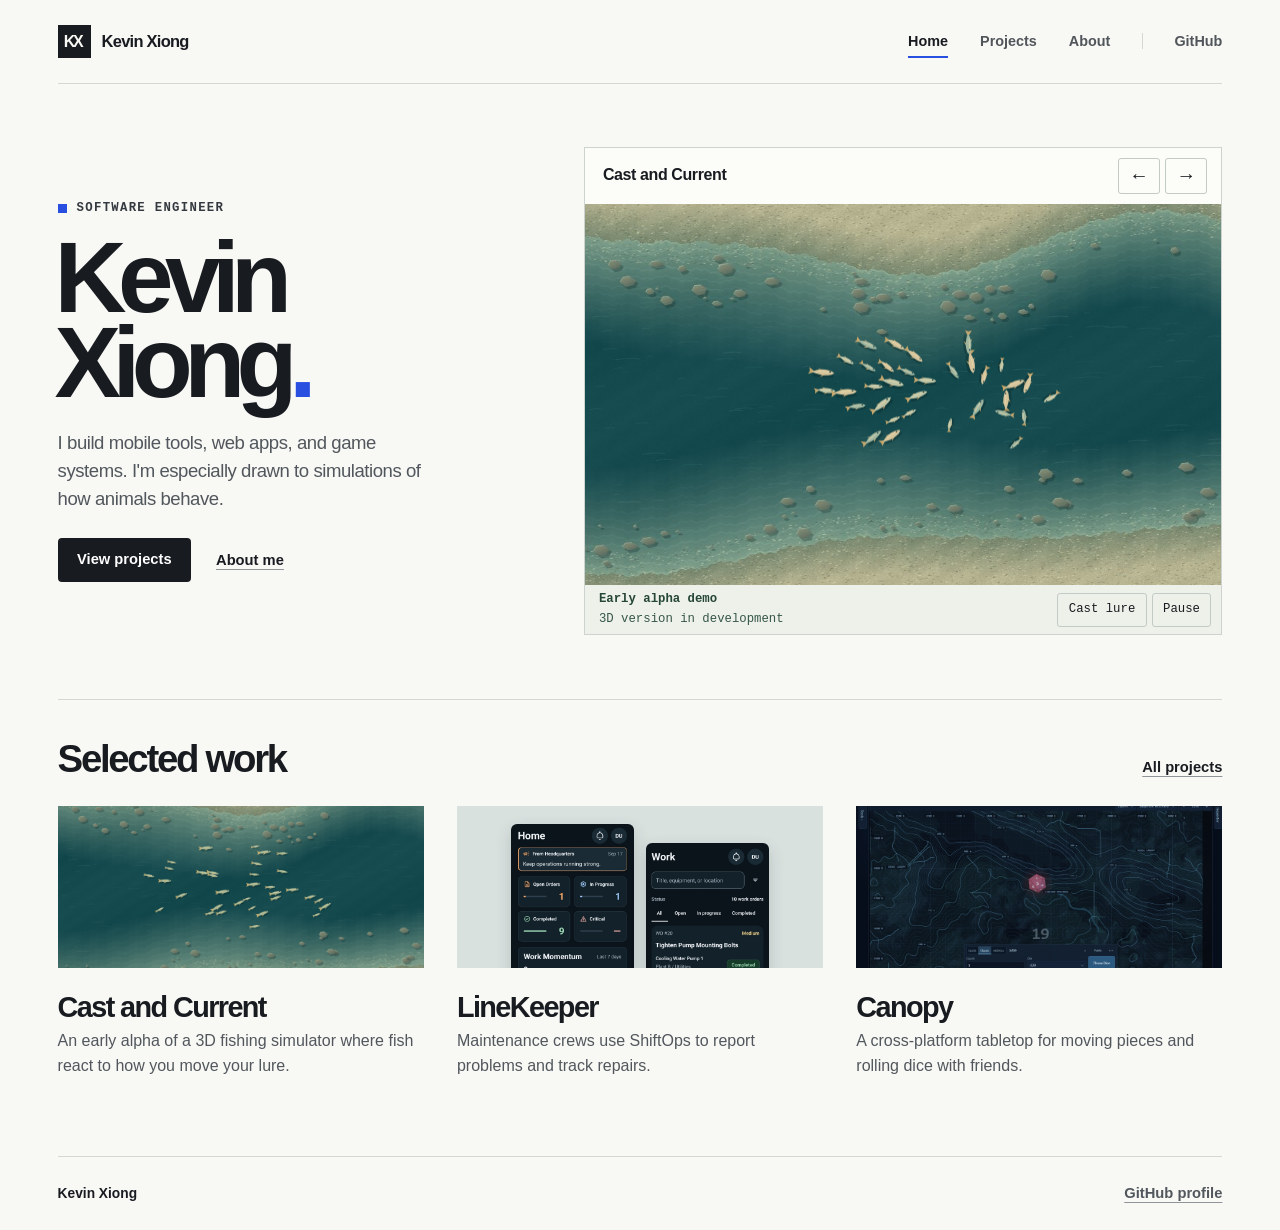
<file: index.html>
<!doctype html>
<html lang="en">
<head>
  <meta charset="utf-8">
  <meta name="viewport" content="width=device-width, initial-scale=1">
  <meta name="theme-color" content="#f8f8f5">
  <meta name="description" content="Kevin Xiong builds mobile tools, web apps, and game systems, with a special interest in simulating animal behavior.">
  <title>Kevin Xiong | Software Engineer</title>
  <link rel="icon" href="assets/favicon.png" type="image/png">
  <link rel="stylesheet" href="assets/site.css">
  <link rel="stylesheet" href="assets/shiftops.css">
  <link rel="stylesheet" href="assets/showcase.css?v=shoals2">
  <script src="assets/showcase.js" defer></script>
  <script src="assets/school.js?v=shoals2" defer></script>
  <script src="assets/terrain.js" defer></script>
  <script src="visit.js" defer></script>
</head>
<body>
  <a class="skip" href="#main">Skip to content</a>
  <header class="masthead wrap">
    <a class="brand" href="index.html" aria-label="Kevin Xiong, home"><span class="monogram" aria-hidden="true">KX</span><span>Kevin Xiong</span></a>
    <nav aria-label="Main navigation"><a aria-current="page" href="index.html">Home</a><a href="capstone_page.html">Projects</a><a href="hobbies_page.html">About</a><a class="nav-github" href="https://github.com/Thorfinn980">GitHub</a></nav>
  </header>
  <main id="main" class="wrap" tabindex="-1">
    <section class="hero" aria-labelledby="name">
      <div class="hero-copy">
        <p class="eyebrow role"><span class="role-mark" aria-hidden="true"></span>Software engineer</p>
        <h1 id="name">Kevin<br> Xiong<span class="accent">.</span></h1>
        <p class="hero-intro">I build mobile tools, web apps, and game systems. I'm especially drawn to simulations of how animals behave.</p>
        <div class="actions"><a class="button primary" href="capstone_page.html">View projects</a><a class="text-link" href="hobbies_page.html">About me</a></div>
      </div>
      <section class="showcase" aria-label="Interactive project showcase" aria-roledescription="carousel">
        <div class="showcase-heading"><a href="capstone_page.html#cast-and-current" data-slide-title>Cast and Current</a>
          <div class="showcase-nav" hidden><button type="button" data-prev aria-label="Previous showcase project">&#8592;</button><button type="button" data-next aria-label="Next showcase project">&#8594;</button></div>
        </div>
        <div class="show-slide" data-title="Cast and Current" data-link="capstone_page.html#cast-and-current"><figure class="school" data-school aria-label="Cast and Current early alpha fish schooling prototype">
          <div class="school-water">
            <img class="school-poster" src="assets/school-poster.png" width="864" height="540" alt="A school of silver fish in a green river pool between two gravel banks.">
            <img class="school-bed" src="assets/riverbed.jpg" width="864" height="540" loading="lazy" alt="">
            <canvas class="school-fish" role="img" aria-label="Live fish school. Click the water or press Enter to cast a lure."></canvas>
          </div>
          <figcaption><div class="school-caption"><strong>Early alpha demo</strong><span>3D version in development</span></div><div class="school-actions" hidden><button type="button" data-cast>Cast lure</button><button type="button" data-pause>Pause</button></div></figcaption>
        </figure></div>
        <div class="show-slide" data-title="Terrain study" hidden>
      <figure class="terrain" aria-labelledby="terrain-title">
        <figcaption id="terrain-title"><i class="stack-mark" aria-hidden="true"></i>Elevation model</figcaption>
        <img class="terrain-poster" src="assets/terrain.png" width="990" height="693" alt="An indigo mountain ridge in relief, traced with elevation contours.">
        <canvas class="terrain-canvas" aria-label="Rotatable terrain model. Use left and right arrow keys to rotate, or Home to reset." role="img"></canvas>
        <div class="terrain-panel"><span class="terrain-hint">Elevation contours</span><div class="view-switch" role="group" aria-label="Terrain view"><button type="button" data-view="relief" aria-pressed="true">Relief</button><button type="button" data-view="contours" aria-pressed="false">Contours</button></div></div>
      </figure>
        </div>
        <div class="show-slide" data-title="Canopy" data-link="capstone_page.html#canopy" hidden><a class="show-still canopy-still" href="capstone_page.html#canopy"><img loading="lazy" src="assets/canopy-map.jpg" width="1904" height="920" alt="A die on Canopy's contour map."></a></div>
        <div class="show-slide" data-title="LineKeeper" data-link="capstone_page.html#linekeeper" hidden><a class="show-still shift-still" href="capstone_page.html#linekeeper"><img loading="lazy" src="assets/shiftops-home.png" width="792" height="1536" alt="ShiftOps work-order dashboard."><img loading="lazy" src="assets/shiftops-work.png" width="792" height="1536" alt="Work queue with status filters."></a></div>
        <span class="visually-hidden" role="status" data-show-status></span>
      </section>
    </section>
    <section class="selected ruled" aria-labelledby="selected">
      <div class="section-top"><h2 id="selected">Selected work</h2><a class="text-link" href="capstone_page.html">All projects</a></div>
      <div class="card-grid featured-cards">
        <a class="project-card" href="capstone_page.html#cast-and-current"><div class="cover"><img class="canopy-card-photo" src="assets/school-poster.png" width="864" height="540" loading="lazy" alt=""></div><div class="card-copy"><h3>Cast and Current</h3><p>An early alpha of a 3D fishing simulator where fish react to how you move your lure.</p></div></a>
        <a class="project-card" href="capstone_page.html#linekeeper">
  <div class="cover shiftops-cover" aria-hidden="true">
    <img src="assets/shiftops-home.png" width="792" height="1536" loading="lazy" alt="">
    <img src="assets/shiftops-work.png" width="792" height="1536" loading="lazy" alt="">
  </div><div class="card-copy"><h3>LineKeeper</h3><p>Maintenance crews use ShiftOps to report problems and track repairs.</p></div></a>
        <a class="project-card" href="capstone_page.html#canopy">
  <div class="cover"><img class="canopy-card-photo" src="assets/canopy-map.jpg" width="1904" height="920" loading="lazy" alt=""></div><div class="card-copy"><h3>Canopy</h3><p>A cross-platform tabletop for moving pieces and rolling dice with friends.</p></div></a>
      </div>
    </section>
  </main>
  <footer class="footer wrap"><span>Kevin Xiong</span><a href="https://github.com/Thorfinn980">GitHub profile</a></footer>
</body>
</html>
</file>
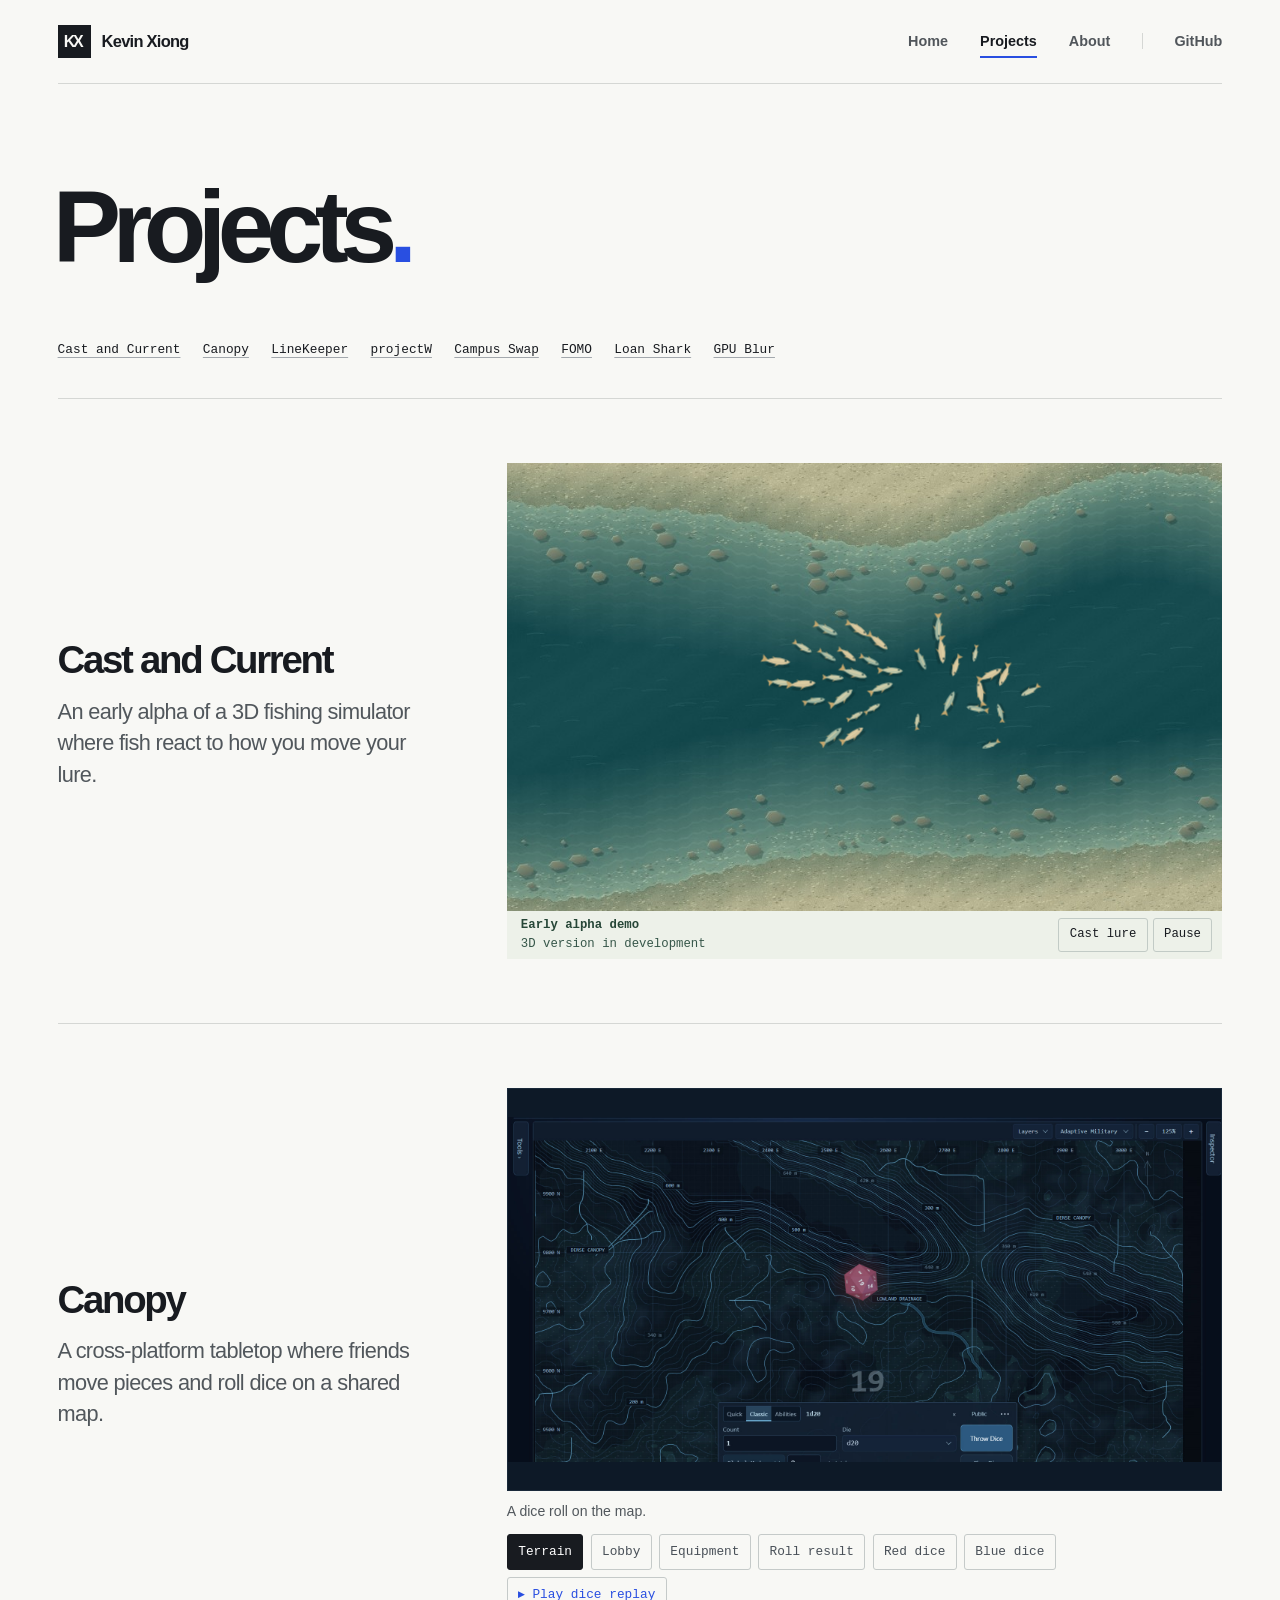
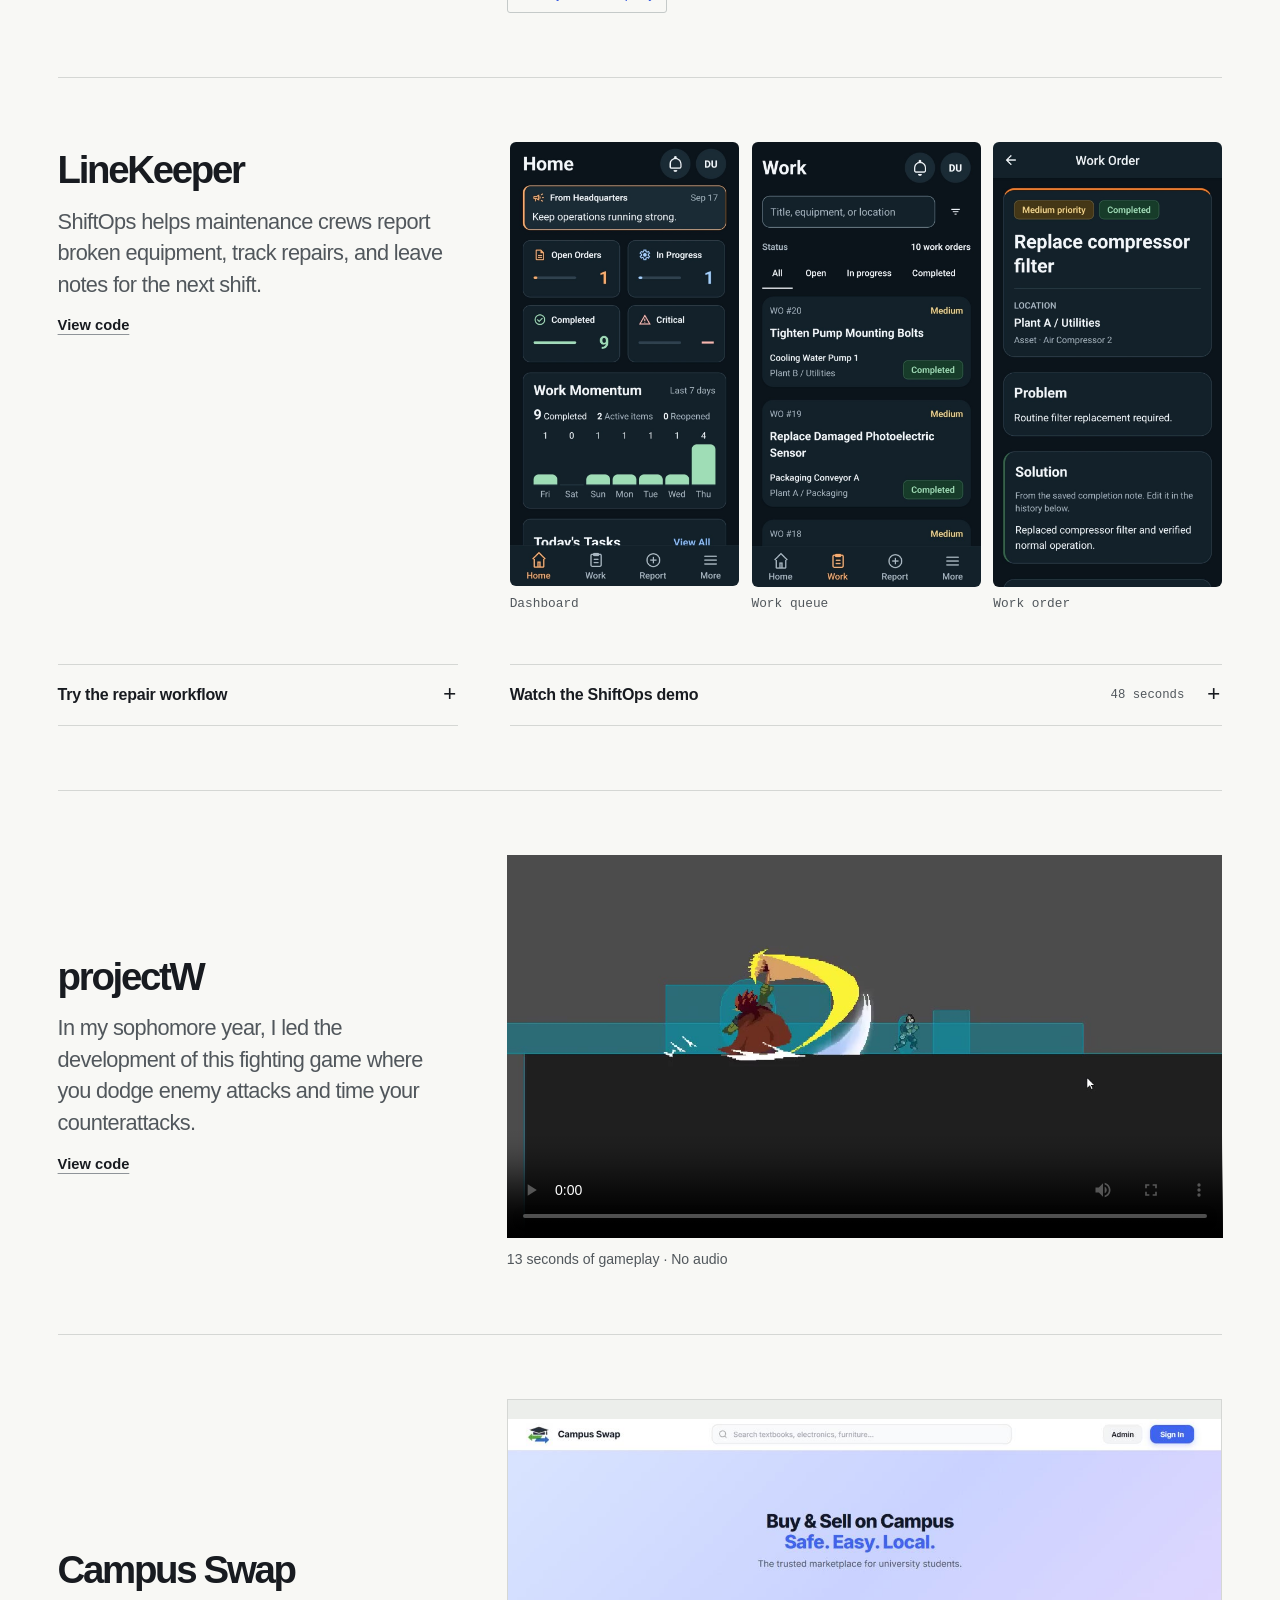
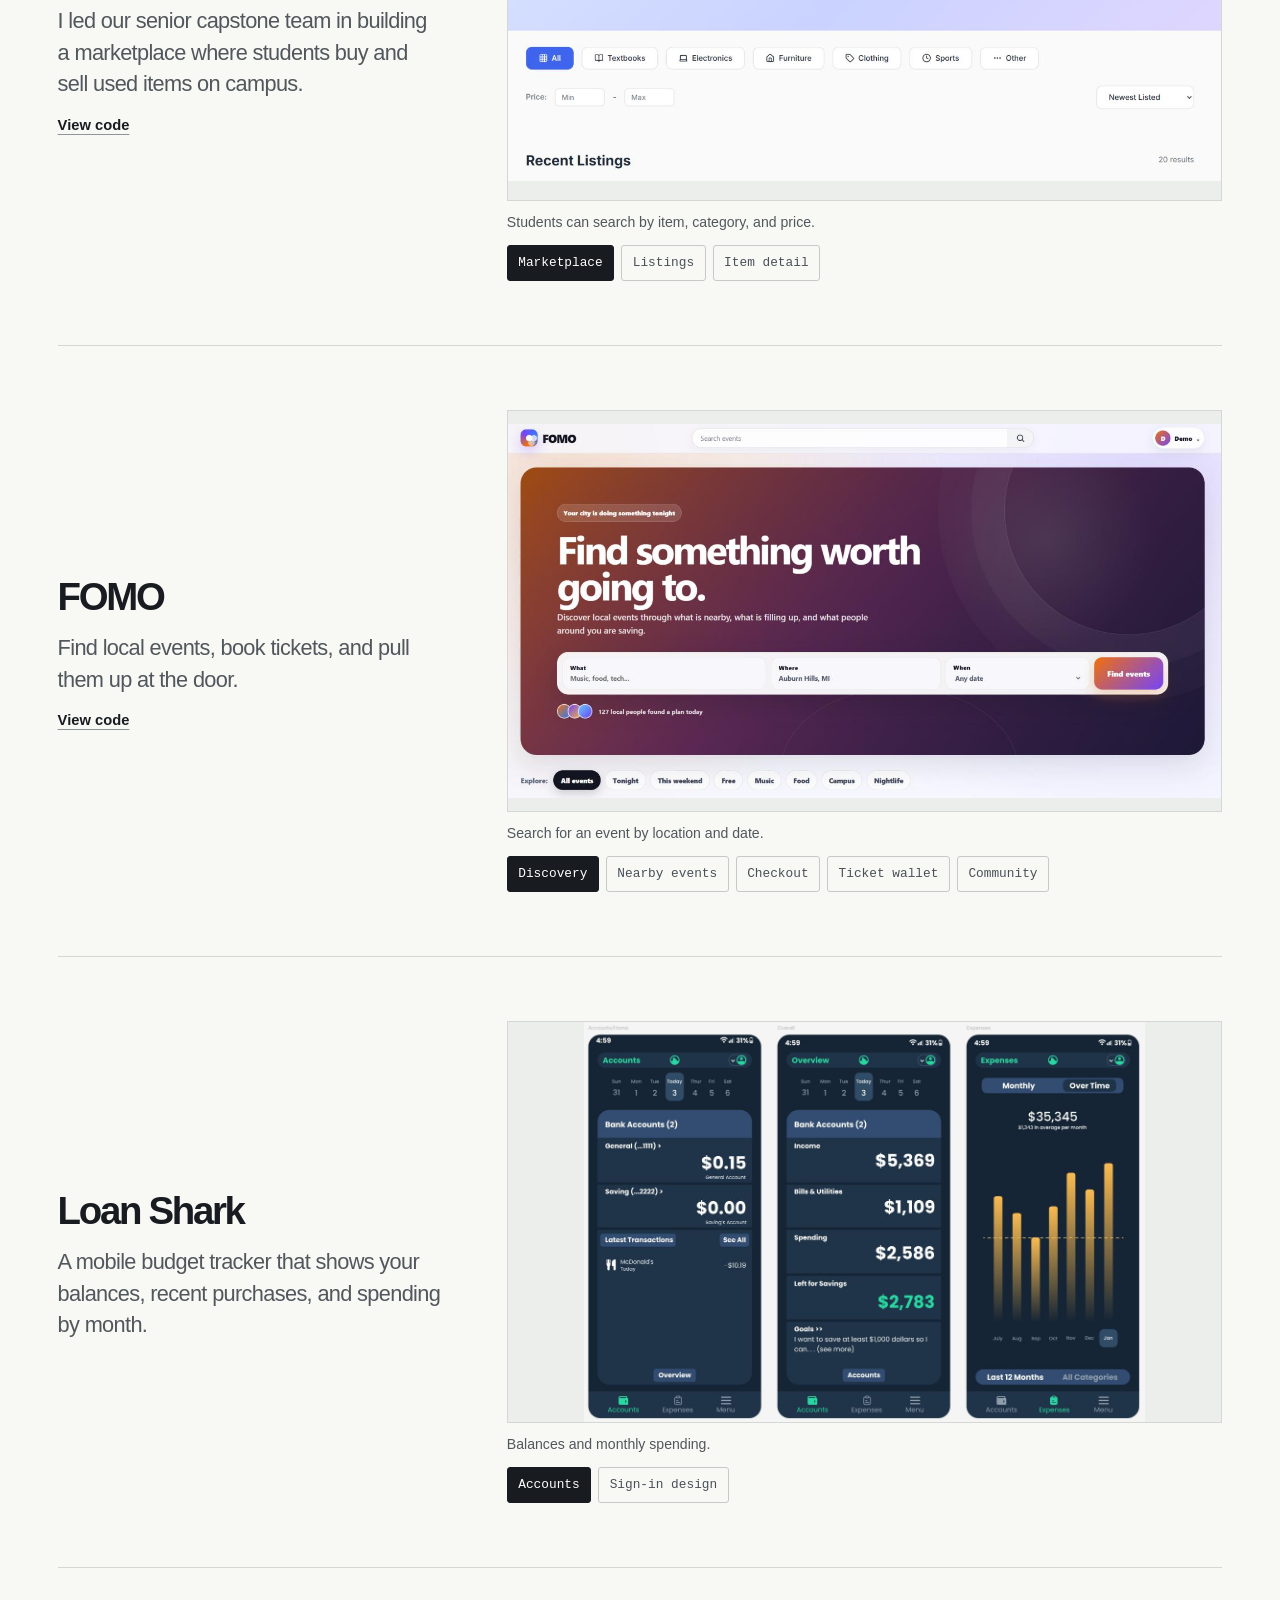
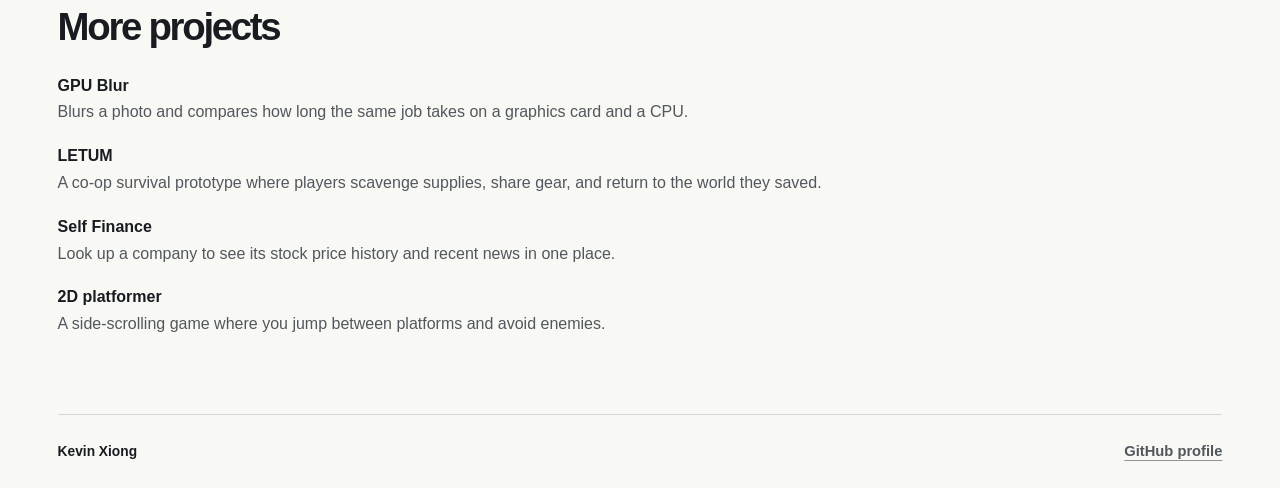
<file: capstone_page.html>
<!doctype html>
<html lang="en">
<head>
  <meta charset="utf-8">
  <meta name="viewport" content="width=device-width, initial-scale=1">
  <meta name="theme-color" content="#f8f8f5">
  <meta name="description" content="Selected software and game development projects by Kevin Xiong, including Canopy, LineKeeper, projectW, and GPU Blur.">
  <title>Projects | Kevin Xiong</title>
  <link rel="icon" href="assets/favicon.png" type="image/png">
  <link rel="stylesheet" href="assets/site.css">
  <link rel="stylesheet" href="assets/project-media.css">
  <link rel="stylesheet" href="assets/shiftops.css">
  <script src="assets/project-media.js" defer></script>
  <link rel="stylesheet" href="assets/showcase.css?v=shoals2">
  <script src="assets/school.js?v=shoals2" defer></script>
  <script src="assets/work-order.js" defer></script>
  <script src="visit.js" defer></script>
</head>
<body>
  <a class="skip" href="#main">Skip to content</a>
  <header class="masthead wrap">
    <a class="brand" href="index.html" aria-label="Kevin Xiong, home"><span class="monogram" aria-hidden="true">KX</span><span>Kevin Xiong</span></a>
    <nav aria-label="Main navigation"><a href="index.html">Home</a><a aria-current="page" href="capstone_page.html">Projects</a><a href="hobbies_page.html">About</a><a class="nav-github" href="https://github.com/Thorfinn980">GitHub</a></nav>
  </header>
  <main id="main" class="wrap" tabindex="-1">
    <header class="page-heading">
      <h1>Projects<span class="accent">.</span></h1>
    </header>
    <div class="project-jumps" role="navigation" aria-label="Jump to a project">
      <a href="#cast-and-current">Cast and Current</a>
      <a href="#canopy">Canopy</a>
      <a href="#linekeeper">LineKeeper</a>
      <a href="#projectw">projectW</a>
      <a href="#campus-swap">Campus Swap</a>
      <a href="#fomo">FOMO</a>
      <a href="#loan-shark">Loan Shark</a>
      <a href="#gpu-blur">GPU Blur</a>
    </div>
    <article id="cast-and-current" class="feature media-feature ruled">
      <div class="feature-copy">
        <h2>Cast and Current</h2>
        <p class="lead">An early alpha of a 3D fishing simulator where fish react to how you move your lure.</p>
      </div>
      <figure class="school" data-school aria-label="Cast and Current early alpha fish schooling prototype">
          <div class="school-water">
            <img class="school-poster" src="assets/school-poster.png" width="864" height="540" alt="A school of silver fish in a green river pool between two gravel banks.">
            <img class="school-bed" src="assets/riverbed.jpg" width="864" height="540" loading="lazy" alt="">
            <canvas class="school-fish" role="img" aria-label="Live fish school. Click the water or press Enter to cast a lure."></canvas>
          </div>
          <figcaption><div class="school-caption"><strong>Early alpha demo</strong><span>3D version in development</span></div><div class="school-actions" hidden><button type="button" data-cast>Cast lure</button><button type="button" data-pause>Pause</button></div></figcaption>
        </figure>

    </article>
    <article id="canopy" class="feature media-feature ruled">
      <div class="feature-copy">
        <h2 id="canopy-fall">Canopy</h2>
        <p class="lead">A cross-platform tabletop where friends move pieces and roll dice on a shared map.</p>
      </div>
      <figure class="gallery" data-gallery aria-label="Canopy gallery">
        <a class="gallery-stage" href="assets/canopy-map.jpg" aria-label="Open full-size image"><img src="assets/canopy-map.jpg" width="1904" height="920" loading="lazy" alt="A red twenty-sided die above blue elevation contours and a lowland drainage channel."></a>
        <figcaption aria-live="polite">A dice roll on the map.</figcaption>
        <div class="gallery-choices" role="group" aria-label="Canopy media">
          <a href="assets/canopy-map.jpg" data-caption="A dice roll on the map." data-alt="A red twenty-sided die above blue elevation contours and a lowland drainage channel." aria-current="true">Terrain</a>
          <a href="assets/canopy-lobby.jpg" data-caption="Create a table or join a game by code." data-alt="Create Game and Join Game forms for the shared tabletop.">Lobby</a>
          <a href="assets/canopy-operator.jpg" data-caption="Equipment, turn order, and dice rolls." data-alt="Operator sheet beside the tactical grid, equipment controls, and shared dice history.">Equipment</a>
          <a href="assets/canopy-roll.jpg" data-caption="Two dice and their total." data-alt="Two green six-sided dice and their total above the tabletop dice tray.">Roll result</a>
          <a href="assets/canopy-dice-red.jpg" data-caption="The red polyhedral dice set." data-alt="Close-up of red polyhedral dice on the grid.">Red dice</a>
          <a href="assets/canopy-dice-blue.jpg" data-caption="The blue polyhedral dice set." data-alt="Close-up of blue dice with numbered faces on the tabletop.">Blue dice</a>
          <a href="assets/canopy-replay.gif" data-caption="Two live dice rolls on the shared table." data-alt="A die rolls across the map, followed by a pair of six-sided dice." class="replay-link">Play dice replay</a>
        </div>
      </figure>

    </article>
    <article id="linekeeper" class="feature ruled shiftops-feature">
      <div class="feature-copy">
        <h2>LineKeeper</h2>
        <p class="lead">ShiftOps helps maintenance crews report broken equipment, track repairs, and leave notes for the next shift.</p>
        <a class="text-link" href="https://github.com/Thorfinn980/Line-Keeper">View code</a>
      </div>
      <div class="shiftops-media">
        <div class="shiftops-screens" role="group" aria-label="ShiftOps app screenshots">
          <figure><a href="assets/shiftops-home.png" aria-label="Open full-size ShiftOps dashboard"><img src="assets/shiftops-home.png" width="792" height="1536" loading="lazy" alt="Home dashboard with work-order counts and a seven-day Work Momentum chart."></a><figcaption>Dashboard</figcaption></figure>
          <figure><a href="assets/shiftops-work.png" aria-label="Open full-size ShiftOps work queue"><img src="assets/shiftops-work.png" width="792" height="1536" loading="lazy" alt="Searchable work queue with status filters, equipment names, locations, and priorities."></a><figcaption>Work queue</figcaption></figure>
          <figure><a href="assets/shiftops-order.png" aria-label="Open full-size ShiftOps work order"><img src="assets/shiftops-order.png" width="792" height="1536" loading="lazy" alt="Completed compressor filter replacement with the original problem and the technician’s solution."></a><figcaption>Work order</figcaption></figure>
        </div>

      </div>
      <div class="shiftops-pair">
      <details class="shiftops-disclosure">
      <summary><span>Try the repair workflow</span></summary>
      <div class="demo" data-demo>
        <div class="demo-top"><span class="demo-brand"><span class="rail-icon" aria-hidden="true"><i></i><i></i><i></i></span>ShiftOps</span><span>Workflow demo</span></div>
        <h3>Conveyor stops intermittently</h3><p class="demo-asset">Packaging Conveyor A &middot; Plant A</p>
        <ol class="workflow" aria-label="Repair stages"><li aria-current="step">Open</li><li>In progress</li><li>Completed</li></ol>
        <p class="demo-status" role="status">The operator reported two unexpected stops.</p>
        <div class="note-area" hidden><label for="note">Completion note</label><textarea id="note" rows="2" maxlength="300" placeholder="What did you fix?"></textarea></div>
        <div class="demo-controls" hidden><button type="button" class="button primary demo-action">Start repair</button><button class="text-link demo-reset" type="button" hidden>Reset demo</button></div>
      </div>
      </details>
        <details class="shiftops-disclosure shiftops-film">
          <summary><span>Watch the ShiftOps demo</span><small>48 seconds</small></summary>
          <video controls playsinline preload="none" width="720" height="1392" poster="assets/shiftops-home.png" aria-label="ShiftOps app walkthrough"><source src="assets/shiftops-demo.mp4" type="video/mp4"><a href="assets/shiftops-demo.mp4">Open the ShiftOps walkthrough</a></video>
          <p>Follow a conveyor repair from the dashboard through the technician’s completion note. Silent recording.</p>
        </details>
      </div>

    </article>
    <article id="projectw" class="feature media-feature ruled">
      <div class="feature-copy">
        <h2>projectW</h2>
        <p class="lead">In my sophomore year, I led the development of this fighting game where you dodge enemy attacks and time your counterattacks.</p>
        <a class="text-link" href="https://github.com/Thorfinn980/ProjectW">View code</a>
      </div>
      <figure class="game-film">
        <video controls playsinline preload="metadata" width="1136" height="608" poster="assets/projectw-poster.jpg" aria-label="projectW gameplay"><source src="assets/projectw-gameplay.mp4" type="video/mp4"><a href="assets/projectw-gameplay.mp4">Watch projectW gameplay</a></video>
        <figcaption>13 seconds of gameplay &middot; No audio</figcaption>
      </figure>

    </article>
    <article id="campus-swap" class="feature media-feature ruled">
      <div class="feature-copy">
        <h2>Campus Swap</h2>
        <p class="lead">I led our senior capstone team in building a marketplace where students buy and sell used items on campus.</p>
        <a class="text-link" href="https://github.com/Thorfinn980/Campus-Swap">View code</a>
      </div>
      <figure class="gallery" data-gallery aria-label="Campus Swap gallery">
        <a class="gallery-stage" href="assets/campus-market.jpg" aria-label="Open full-size image"><img src="assets/campus-market.jpg" width="1280" height="650" loading="lazy" alt="Campus Swap search page with category and price filters."></a>
        <figcaption aria-live="polite">Students can search by item, category, and price.</figcaption>
        <div class="gallery-choices" role="group" aria-label="Campus Swap media">
          <a href="assets/campus-market.jpg" data-caption="Students can search by item, category, and price." data-alt="Campus Swap search page with category and price filters." aria-current="true">Marketplace</a>
          <a href="assets/campus-listings.jpg" data-caption="See the price, seller, and pickup location." data-alt="Four student listings with photos, prices, and pickup locations.">Listings</a>
          <a href="assets/campus-item.jpg" data-caption="Message the seller from a listing." data-alt="Winter coat detail showing its price, seller information, and message button.">Item detail</a>
        </div>
      </figure>

    </article>
    <article id="fomo" class="feature media-feature ruled">
      <div class="feature-copy">
        <h2>FOMO</h2>
        <p class="lead">Find local events, book tickets, and pull them up at the door.</p>
        <a class="text-link" href="https://github.com/Thorfinn980/FOMO">View code</a>
      </div>
      <figure class="gallery" data-gallery aria-label="FOMO gallery">
        <a class="gallery-stage" href="assets/fomo-home.jpg" aria-label="Open full-size image"><img src="assets/fomo-home.jpg" width="1280" height="670" loading="lazy" alt="FOMO home screen with local event search and category filters."></a>
        <figcaption aria-live="polite">Search for an event by location and date.</figcaption>
        <div class="gallery-choices" role="group" aria-label="FOMO media">
          <a href="assets/fomo-home.jpg" data-caption="Search for an event by location and date." data-alt="FOMO home screen with local event search and category filters." aria-current="true">Discovery</a>
          <a href="assets/fomo-events.jpg" data-caption="Local events with dates, distance, and ticket prices." data-alt="Three nearby events with ticket prices and availability.">Nearby events</a>
          <a href="assets/fomo-checkout.jpg" data-caption="Reserve tickets and get a confirmation." data-alt="Ticket reservation form and confirmation for a local demo day.">Checkout</a>
          <a href="assets/fomo-tickets.jpg" data-caption="All your tickets in one place." data-alt="Two event tickets with confirmation codes and venue details.">Ticket wallet</a>
          <a href="assets/fomo-community.jpg" data-caption="The activity feed shows which local events people are saving." data-alt="FOMO community activity, weekend event counts, and organizer tools.">Community</a>
        </div>
      </figure>

    </article>
    <article id="loan-shark" class="feature media-feature ruled">
      <div class="feature-copy">
        <h2>Loan Shark</h2>
        <p class="lead">A mobile budget tracker that shows your balances, recent purchases, and spending by month.</p>
      </div>
      <figure class="gallery" data-gallery aria-label="Loan Shark gallery">
        <a class="gallery-stage" href="assets/loanshark-overview.jpg" aria-label="Open full-size image"><img src="assets/loanshark-overview.jpg" width="1170" height="835" loading="lazy" alt="Loan Shark mobile designs for accounts, monthly totals, and an expense chart."></a>
        <figcaption aria-live="polite">Balances and monthly spending.</figcaption>
        <div class="gallery-choices" role="group" aria-label="Loan Shark media">
          <a href="assets/loanshark-overview.jpg" data-caption="Balances and monthly spending." data-alt="Loan Shark mobile designs for accounts, monthly totals, and an expense chart." aria-current="true">Accounts</a>
          <a href="assets/loanshark-design.jpg" data-caption="The sign-in and account creation designs in Figma." data-alt="Two Loan Shark mobile sign-in designs beside their color palette.">Sign-in design</a>
        </div>
      </figure>

    </article>
    <section class="archive ruled" aria-labelledby="archive-title">
      <div class="section-top"><h2 id="archive-title">More projects</h2></div>
      <dl class="tool-list">
        <div id="gpu-blur"><dt>GPU Blur</dt><dd>Blurs a photo and compares how long the same job takes on a graphics card and a CPU.</dd></div>
        <div id="letum"><dt>LETUM</dt><dd>A co-op survival prototype where players scavenge supplies, share gear, and return to the world they saved.</dd></div>
        <div id="self-finance"><dt>Self Finance</dt><dd>Look up a company to see its stock price history and recent news in one place.</dd></div>
        <div id="platformer"><dt>2D platformer</dt><dd>A side-scrolling game where you jump between platforms and avoid enemies.</dd></div>
      </dl>
    </section>
  </main>
  <footer class="footer wrap"><span>Kevin Xiong</span><a href="https://github.com/Thorfinn980">GitHub profile</a></footer>
</body>
</html>
</file>
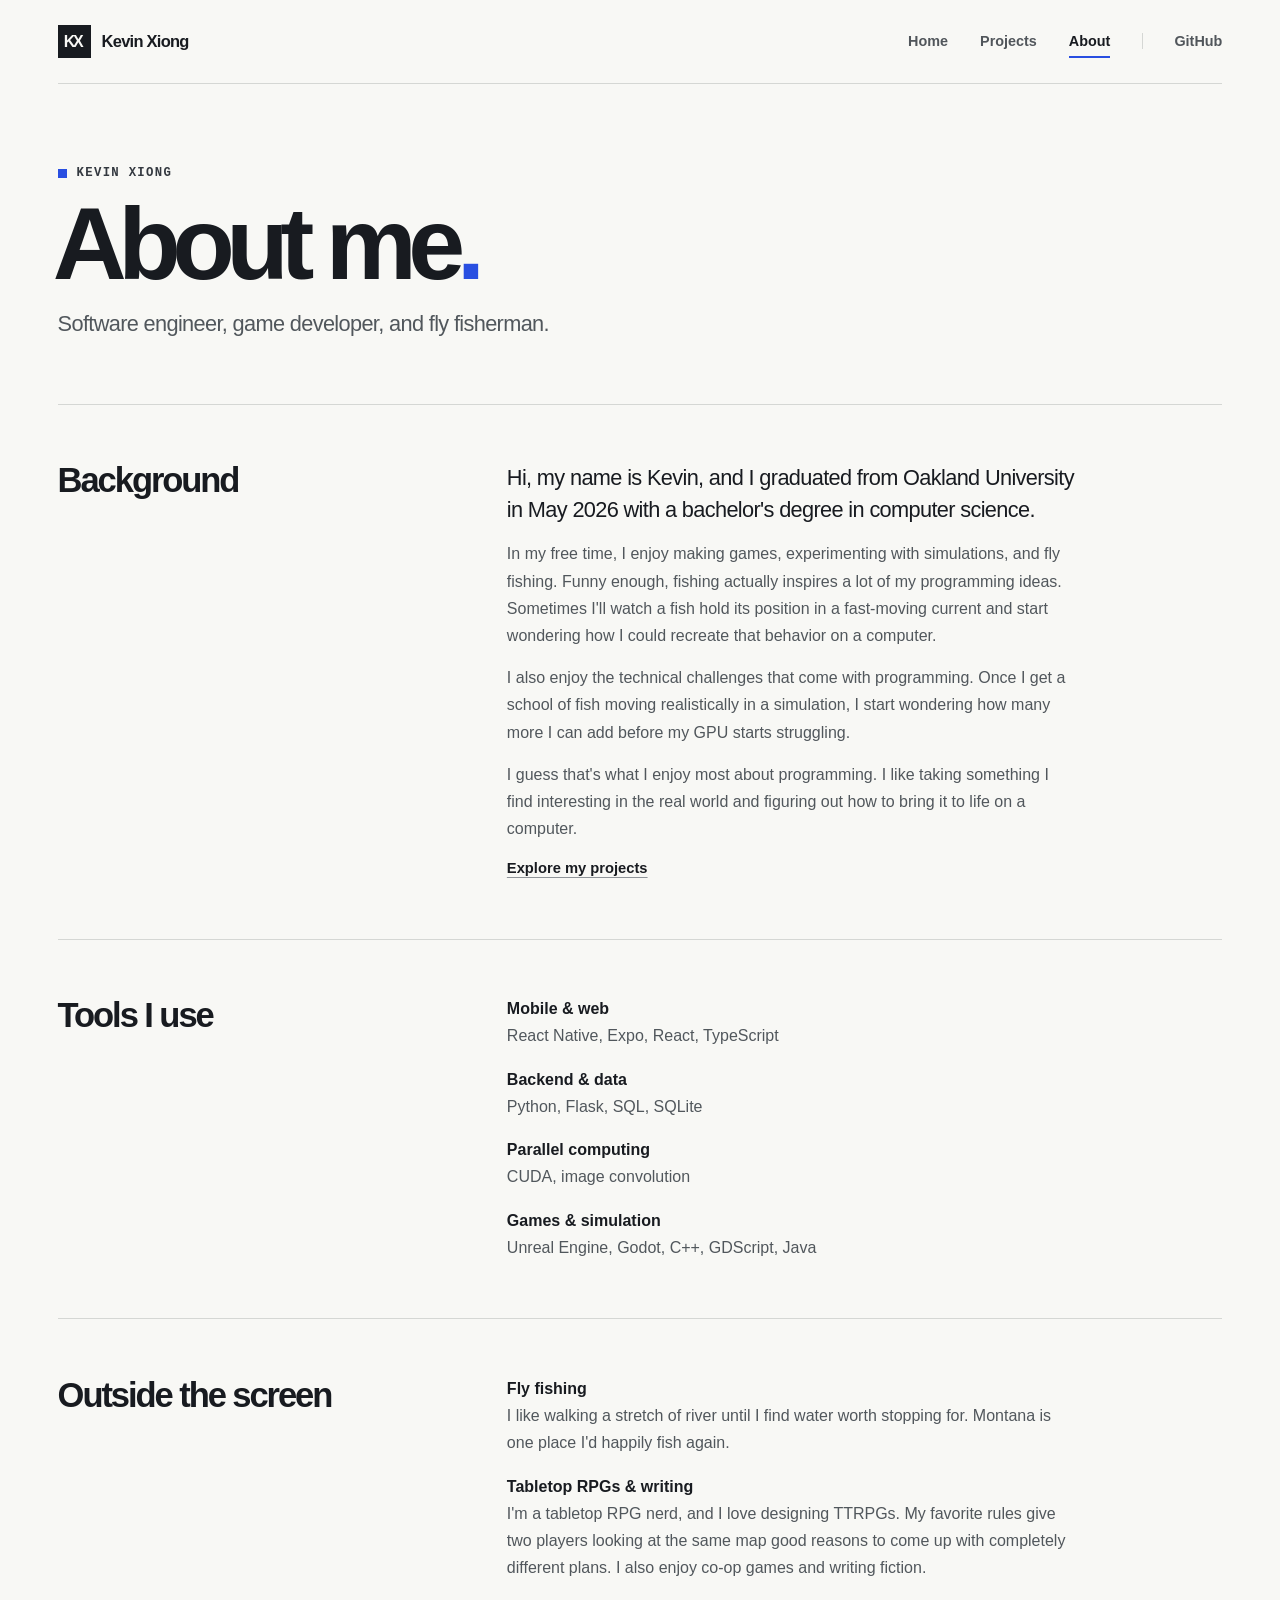
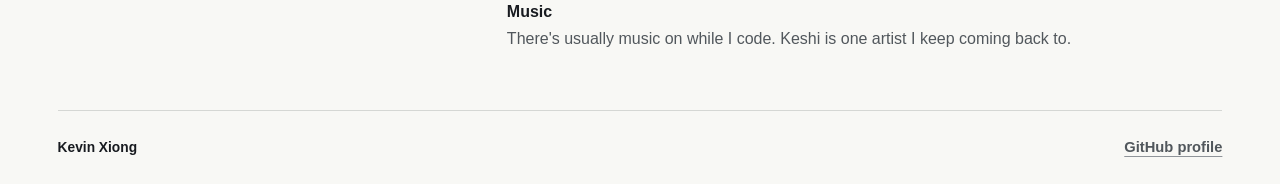
<file: hobbies_page.html>
<!doctype html>
<html lang="en">
<head>
  <meta charset="utf-8">
  <meta name="viewport" content="width=device-width, initial-scale=1">
  <meta name="theme-color" content="#f8f8f5">
  <meta name="description" content="Kevin Xiong's background in computer science, tools he works with, and interests outside software.">
  <title>About | Kevin Xiong</title>
  <link rel="icon" href="assets/favicon.png" type="image/png">
  <link rel="stylesheet" href="assets/site.css">
  
  <script src="visit.js" defer></script>
</head>
<body>
  <a class="skip" href="#main">Skip to content</a>
  <header class="masthead wrap">
    <a class="brand" href="index.html" aria-label="Kevin Xiong, home"><span class="monogram" aria-hidden="true">KX</span><span>Kevin Xiong</span></a>
    <nav aria-label="Main navigation"><a href="index.html">Home</a><a href="capstone_page.html">Projects</a><a aria-current="page" href="hobbies_page.html">About</a><a class="nav-github" href="https://github.com/Thorfinn980">GitHub</a></nav>
  </header>
  <main id="main" class="wrap" tabindex="-1">
    <header class="page-heading">
      <p class="eyebrow role"><span class="role-mark" aria-hidden="true"></span>Kevin Xiong</p><h1>About me<span class="accent">.</span></h1>
      <p>Software engineer, game developer, and fly fisherman.</p>
    </header>
    <section class="about-row ruled"><h2>Background</h2><div class="prose">
      <p class="lead">Hi, my name is Kevin, and I graduated from Oakland University in May 2026 with a bachelor's degree in computer science.</p>
      <p>In my free time, I enjoy making games, experimenting with simulations, and fly fishing. Funny enough, fishing actually inspires a lot of my programming ideas. Sometimes I'll watch a fish hold its position in a fast-moving current and start wondering how I could recreate that behavior on a computer.</p>
      <p>I also enjoy the technical challenges that come with programming. Once I get a school of fish moving realistically in a simulation, I start wondering how many more I can add before my GPU starts struggling.</p>
      <p>I guess that's what I enjoy most about programming. I like taking something I find interesting in the real world and figuring out how to bring it to life on a computer.</p>
      <a class="text-link" href="capstone_page.html">Explore my projects</a>
    </div></section>
    <section class="about-row ruled"><h2>Tools I use</h2><dl class="tool-list">
      <div><dt>Mobile &amp; web</dt><dd>React Native, Expo, React, TypeScript</dd></div>
      <div><dt>Backend &amp; data</dt><dd>Python, Flask, SQL, SQLite</dd></div>
      <div><dt>Parallel computing</dt><dd>CUDA, image convolution</dd></div>
      <div><dt>Games &amp; simulation</dt><dd>Unreal Engine, Godot, C++, GDScript, Java</dd></div>
    </dl></section>
    <section class="about-row ruled"><h2>Outside the screen</h2><div class="prose interests">
      <div><h3>Fly fishing</h3><p>I like walking a stretch of river until I find water worth stopping for. Montana is one place I'd happily fish again.</p></div>
      <div><h3>Tabletop RPGs &amp; writing</h3><p>I'm a tabletop RPG nerd, and I love designing TTRPGs. My favorite rules give two players looking at the same map good reasons to come up with completely different plans. I also enjoy co-op games and writing fiction.</p></div>
      <div><h3>Music</h3><p>There's usually music on while I code. Keshi is one artist I keep coming back to.</p></div>
    </div></section>
  </main>
  <footer class="footer wrap"><span>Kevin Xiong</span><a href="https://github.com/Thorfinn980">GitHub profile</a></footer>
</body>
</html>
</file>
<file: assets/site.css>
@charset "UTF-8";

:root {
  color-scheme: light;
  --paper: #f8f8f5;
  --ink: #181b20;
  --muted: #51575c;
  --line: #d5d7d4;
  --accent: #294fe1;
  --mono: "IBM Plex Mono", "Cascadia Mono", Consolas, monospace;
  --sans: "Inter", "Helvetica Neue", Arial, sans-serif;
}
*, *::before, *::after { box-sizing: border-box; }
body { margin: 0; background: var(--paper); color: var(--ink); font: 1rem/1.55 var(--sans); -webkit-font-smoothing: antialiased; }
h1, h2, h3, p, dl, dd, figure { margin: 0; }
a { color: inherit; text-decoration: none; }
button, textarea { font: inherit; }
button { cursor: pointer; }
img { display: block; max-width: 100%; height: auto; }
[hidden] { display: none !important; }
:focus-visible { outline: 3px solid var(--accent); outline-offset: 4px; }
main:focus { outline: none; }
::selection { background: #c9d9ff; color: #111b2e; }
.wrap { width: min(1180px, calc(100% - clamp(40px, 9vw, 144px))); margin-inline: auto; }
.skip { position: fixed; z-index: 10; top: -100px; left: 1rem; padding: .75rem 1rem; background: var(--ink); color: white; }
.skip:focus { top: 1rem; }
.masthead { min-height: 84px; display: flex; align-items: center; justify-content: space-between; gap: 24px; border-bottom: 1px solid var(--line); }
.brand, nav, .actions, .role, .section-top, .button, .demo-brand, .ticket-bar { display: flex; align-items: center; }
.brand { gap: 11px; font-weight: 700; font-size: 1.03rem; letter-spacing: -.045em; line-height: 1; }
.monogram { display: grid; place-content: center; background: var(--ink); color: var(--paper); width: 33px; height: 33px; padding-right: 3px; font-size: 1rem; font-weight: 750; letter-spacing: -.14em; }
nav { align-self: stretch; gap: clamp(16px, 2.5vw, 36px); }
nav a { display: inline-flex; align-items: center; position: relative; color: #51565b; font-size: .9rem; font-weight: 550; padding-block: 10px; }
nav a[aria-current] { color: var(--ink); }
nav a[aria-current]::after { content: ""; position: absolute; left: 0; right: 0; bottom: calc(50% - 16px); height: 2px; background: var(--accent); }
nav .nav-github { padding-left: clamp(16px, 2.5vw, 34px); }
.nav-github::before { content: ""; position: absolute; width: 1px; height: 16px; background: var(--line); left: 0; }
nav a:hover, .brand:hover, .text-link:hover, .footer a:hover, summary:hover { color: var(--accent); }
.eyebrow, .stack, .terrain figcaption, .terrain-panel, .demo-top > span:last-child, .row-meta, .ticket-status, .work-location { font-family: var(--mono); }
.eyebrow { display: block; font-size: .77rem; font-weight: 550; line-height: 1.4; letter-spacing: .105em; text-transform: uppercase; color: var(--muted); }
.role { display: flex; gap: 10px; color: #343940; }
.role-mark { display: inline-block; width: 9px; height: 9px; background: var(--accent); }
.hero { display: grid; grid-template-columns: minmax(0,.84fr) minmax(0,1.16fr); align-items: center; gap: clamp(30px,5vw,78px); padding-block: clamp(42px,4.9vw,75px) clamp(48px,5vw,78px); }
.hero-copy { padding-block: 6px; }
.hero h1 { margin: 1.2rem 0 1.45rem -.065em; padding-left: .035em; font-size: clamp(5.4rem,7.8vw,7.65rem); font-weight: 620; line-height: .85; letter-spacing: -.086em; }
.accent { color: var(--accent); }
.hero-intro { max-width: 370px; font-size: clamp(1.1rem,1.45vw,1.28rem); line-height: 1.5; color: var(--muted); letter-spacing: -.024em; }
.actions { gap: 25px; margin-top: 1.6rem; }
.button { justify-content: center; gap: 10px; width: fit-content; min-height: 44px; padding: .72rem 1.15rem; border: 1px solid transparent; border-radius: 4px; font-size: .92rem; font-weight: 600; line-height: 1.2; }
.primary { background: var(--ink); color: white; }
.primary:hover { background: #303b4b; }
.button:disabled { background: #e0e3e1; color: #555c5a; cursor: default; }
.text-link, .footer a { font-size: .92rem; font-weight: 580; text-decoration: underline; text-decoration-thickness: 1px; text-underline-offset: .30em; text-decoration-color: #8f9499; }
button.text-link { background: none; border: 0; padding: 10px 0; color: inherit; }
.terrain { position: relative; min-width: 0; aspect-ratio: 1.43; overflow: hidden; isolation: isolate; color: #e3ecff; background-color: #0b1935;
  background-image: linear-gradient(#40577a20 1px,transparent 1px),linear-gradient(90deg,#40577a20 1px,transparent 1px),radial-gradient(ellipse at 54% 50%,#19335b 0%,#101e39 50%,#0a162e 100%);
  background-size: 28px 28px,28px 28px,100% 100%; }
.terrain figcaption { position: absolute; left: 22px; top: 18px; z-index: 2; display: flex; align-items: center; gap: 10px; font-size: .8rem; letter-spacing: .015em; pointer-events: none; }
.stack-mark { display: inline-block; width: 13px; height: 9px; position: relative; margin-top: -4px; border: 1px solid #abc5ff; transform: skewY(-18deg); box-shadow: 0 3px #10203f,0 4px #abc5ff; }
.terrain-poster, .terrain-canvas { position: absolute; width: 100%; height: 100%; inset: 0; }
.terrain-poster { object-fit: contain; }
.terrain-canvas { visibility: hidden; touch-action: pan-y; }
.is-ready .terrain-canvas { visibility: visible; cursor: grab; }
.terrain-canvas:focus-visible { outline: 2px solid #b0ceff; outline-offset: -6px; }
.is-ready .dragging { cursor: grabbing; }
.is-ready .terrain-poster { display: none; }
.terrain-panel { position: absolute; bottom: 16px; left: 22px; right: 16px; z-index: 2; display: flex; align-items: center; justify-content: space-between; gap: 8px; pointer-events: none; }
.terrain-hint { color: #c5d4ef; font-size: .76rem; }
.view-switch { display: none; gap: 2px; border: 1px solid #52627e; background: #101c33; padding: 3px; border-radius: 4px; pointer-events: auto; }
.is-ready .view-switch { display: flex; }
.view-switch button { padding: 5px 8px; min-height: 30px; border: 0; border-radius: 2px; background: transparent; color: #bdcde7; font: .77rem/1.2 var(--mono); }
.view-switch button:hover { color: white; }
.view-switch button[aria-pressed="true"] { color: #10203a; background: #d7e7ff; }
.view-switch button:focus-visible { outline-color: white; outline-offset: 1px; }
.ruled { border-top: 1px solid var(--line); }
.selected, .archive { padding-block: clamp(32px,3vw,46px) clamp(56px,6vw,85px); }
.section-top { align-items: baseline; justify-content: space-between; gap: 20px; margin-bottom: 26px; }
h2 { font-size: clamp(1.85rem,3vw,2.75rem); line-height: 1.08; letter-spacing: -.06em; font-weight: 590; }
.card-grid { display: grid; grid-template-columns: 1fr 1fr; gap: clamp(20px,2.6vw,36px); }
.project-card { display: block; min-width: 0; }
.cover { position: relative; overflow: hidden; aspect-ratio: 2.25; isolation: isolate; display: grid; place-items: center; }
.line-cover { background-color: #b6ccbe; background-image: linear-gradient(130deg,#d4e0d1,#b9cebf 56%,#96afa0); }
.line-cover::before { content: ""; position: absolute; inset: 0; background-image: repeating-linear-gradient(125deg,transparent 0 6px,#edf4e817 6px 7px); }
.ticket { position: relative; width: 64%; max-width: 292px; background: #fcfcf6; border-radius: 5px; color: #163b2b; box-shadow: -6px 8px 0 #63907755,0 18px 28px #213b282b; transform: rotate(-5deg); transition: transform .23s ease; }
.ticket-bar { color: #e9f5e6; background: #1b4534; border-radius: 5px 5px 0 0; font-weight: 650; letter-spacing: -.035em; font-size: .85rem; padding: 8px 14px; gap: 8px; }
.rail-icon { display: inline-flex; gap: 2px; align-items: end; height: 13px; }
.rail-icon i { width: 3px; height: 6px; background: currentColor; transform: skewY(-17deg); }
.rail-icon i:nth-child(2) { height: 12px; }
.rail-icon i:nth-child(3) { height: 9px; }
.ticket-inner { padding: 11px 15px 12px; }
.ticket-status { color: #465f4e; font-size: .75rem; }
.ticket-status i { display: inline-block; width: 6px; height: 6px; border-radius: 50%; background: #4a825e; margin-right: 3px; }
.ticket strong { display: block; font-size: clamp(1.05rem,1.8vw,1.63rem); line-height: 1.03; margin: 7px 0 8px; letter-spacing: -.055em; }
.ticket-rule { height: 1px; background: #d3dbce; margin-bottom: 6px; }
.work-asset { font-weight: 600; font-size: .8rem; }
.work-location { display: block; font-size: .72rem; color: #4a5b50; }
.canopy-card-photo { position: absolute; inset: 0; width: 100%; height: 100%; object-fit: cover; }
.project-card:hover .ticket { transform: translateY(-3px) rotate(-3deg); }
.card-copy { padding-top: 18px; }
.card-copy .eyebrow { font-size: .75rem; }
.card-copy h3 { margin: 5px 0 5px; font-size: clamp(1.6rem,2.25vw,2.15rem); line-height: 1.15; letter-spacing: -.055em; font-weight: 620; }
.project-card:hover h3 { color: var(--accent); }
.card-copy p { max-width: 52ch; color: var(--muted); }
.stack { display: block; font-size: .79rem; color: var(--muted); line-height: 1.7; margin-top: 12px; }
.footer { display: flex; gap: 14px; align-items: center; padding-block: 25px; border-top: 1px solid var(--line); color: var(--muted); font-size: .86rem; }
.footer span:first-child { color: var(--ink); font-weight: 650; }
.footer span:nth-child(2)::before { content: "/"; color: #83898b; padding-right: 14px; }
.footer a { margin-left: auto; }

.page-heading { padding-block: clamp(44px,6.3vw,94px) clamp(38px,5vw,70px); }
.page-heading h1 { font-size: clamp(3.7rem,8vw,7rem); margin: 12px 0 14px -.048em; font-weight: 620; letter-spacing: -.083em; line-height: .98; }
.page-heading > p:last-child, .lead { color: var(--muted); font-size: clamp(1.15rem,1.7vw,1.45rem); line-height: 1.45; letter-spacing: -.03em; }
.feature { display: grid; grid-template-columns: 1fr 1fr; align-items: center; gap: clamp(32px, 7vw, 100px); padding-block: clamp(38px,5vw,75px); scroll-margin-top: 16px; }
.feature-copy h2 { margin-block: 7px 15px; }
.feature-copy > p + p { margin-top: 12px; }
.feature-copy > p:not(.eyebrow,.lead,.stack), .prose p:not(.lead), .detail-copy { color: var(--muted); line-height: 1.7; }
.feature-copy > .text-link { display: inline-block; margin-top: 14px; }
.demo { background: #e2eae0; padding: clamp(22px,3vw,40px); border: 1px solid #c7d4c6; }
.demo-top { display: flex; align-items: center; justify-content: space-between; gap: 15px; padding-bottom: 18px; border-bottom: 1px solid #b4c5b6; }
.demo-top > span:last-child { font-size: .75rem; color: #46584c; }
.demo-brand { gap: 8px; font-weight: 700; color: #1c4837; letter-spacing: -.045em; }
.demo h3 { font-size: clamp(1.55rem,2.2vw,2.15rem); line-height: 1.12; letter-spacing: -.052em; margin-block: 22px 3px; }
.demo-asset { color: #45584a; font-size: .9rem; }
.workflow { display: flex; flex-wrap: wrap; gap: 3px 12px; list-style: none; padding: 0; margin: 18px 0 12px; color: #57625b; font: .75rem/1.5 var(--mono); }
.workflow li { padding-block: 4px; }
.workflow li[aria-current] { border-bottom: 2px solid #215637; color: #193d2b; font-weight: 700; }
.workflow li.done { color: #2b533b; }
.demo-status { font-size: .92rem; overflow-wrap: anywhere; }
.demo-controls { display: flex; flex-wrap: wrap; align-items: center; gap: 14px; margin-top: 18px; }
.demo .primary:not(:disabled) { background: #1b4534; }
.demo .primary:not(:disabled):hover { background: #293c2e; }
.note-area { margin-top: 15px; }
.note-area label { display: block; font-size: .85rem; font-weight: 650; margin-bottom: 4px; }
.note-area textarea { display: block; width: 100%; padding: 8px 10px; background: #f8faf7; color: var(--ink); border: 1px solid #9faea1; border-radius: 3px; resize: vertical; }
.screen-frame { background: #142538; padding: clamp(12px,2vw,26px); }
.tabletop-figure figcaption { margin-top: 10px; color: var(--muted); font-size: .85rem; line-height: 1.6; }
.tabletop-figure .text-link { font-size: inherit; white-space: nowrap; }
details { border-bottom: 1px solid var(--line); }
details:first-of-type { border-top: 1px solid var(--line); }
summary { position: relative; display: flex; align-items: center; gap: 20px; cursor: pointer; list-style: none; padding: 20px 38px 20px 0; }
summary::-webkit-details-marker { display: none; }
summary > span:first-child { font-size: clamp(1.12rem,1.8vw,1.5rem); font-weight: 570; letter-spacing: -.04em; }
.row-meta { margin-left: auto; color: var(--muted); font-size: .78rem; text-align: right; }
summary::after { content: "+"; font: 1.4rem/1 var(--mono); position: absolute; right: 2px; }
details[open] summary::after { content: "−"; }
.detail-copy { max-width: 72ch; padding-bottom: 22px; }
.about-row { display: grid; grid-template-columns: .7fr 1.3fr; gap: clamp(28px,5vw,70px); padding-block: clamp(33px,4.5vw,65px); }
.about-row h2 { font-size: clamp(1.7rem,2.7vw,2.45rem); }
.prose { max-width: 64ch; }
.prose .lead { color: var(--ink); }
.prose > p + p, .prose > a { margin-top: 15px; }
.prose > a { display: inline-block; }
.tool-list div + div, .interests > div + div { margin-top: 19px; }
.tool-list dt, .interests h3 { color: var(--ink); font-size: 1rem; font-weight: 670; }
.tool-list dd { color: var(--muted); margin-top: 2px; }
@media (max-width: 780px) {
  .hero { gap: 24px; grid-template-columns: .85fr 1.15fr; }
  .hero h1 { font-size: clamp(4.2rem,10vw,5.3rem); }
  .terrain { aspect-ratio: 1.15; }
  .feature { gap: 28px; }
  .cover { aspect-ratio: 1.85; }
}
@media (max-width: 640px) {
  .masthead { min-height: 65px; gap: 14px; }
  .brand { gap: 8px; }
  .brand > span:last-child { display: none; }
  nav { gap: clamp(11px,4.3vw,24px); }
  nav a { font-size: .86rem; }
  nav .nav-github { padding-left: 14px; }
  .hero { grid-template-columns: 1fr; gap: 28px; padding-block: 33px; }
  .hero h1 { font-size: clamp(3.5rem,12vw,5.2rem); line-height: .99; margin: .7rem 0 .85rem -.045em; padding: 0; }
  .hero h1 br { display: none; }
  .hero-intro { font-size: 1.07rem; max-width: 36ch; }
  .actions { margin-top: 17px; }
  .terrain { aspect-ratio: 1.45; }
  .terrain figcaption { left: 16px; top: 14px; }
  .terrain-panel { left: 16px; right: 12px; bottom: 10px; }
  .card-grid, .feature, .about-row { grid-template-columns: 1fr; }
  .card-grid { gap: 34px; }
  .cover { aspect-ratio: 2.05; }
  .ticket { max-width: 236px; }
  .section-top { margin-bottom: 20px; }
  .about-row { gap: 20px; }
  .row-meta { display: none; }
  .footer { flex-wrap: wrap; gap: 7px 10px; }
  .footer span:nth-child(2)::before { padding-right: 10px; }
  .footer a { font-size: .82rem; }
}
@media (max-width: 360px) {
  .wrap { width: calc(100% - 30px); }
  .ticket-inner { padding: 8px 12px; }
  .ticket-bar { padding: 5px 12px; }
  .work-location { display: none; }
  .footer span:nth-child(2) { display: none; }
}
@media (prefers-reduced-motion: reduce) {
  *, *::before, *::after { transition: none !important; }
}
</file>
<file: assets/shiftops.css>
.shiftops-cover {
  display: flex;
  justify-content: center;
  align-items: flex-start;
  gap: 4%;
  padding: 5% 6% 0;
  background: #d9e1df;
}
.shiftops-cover img {
  width: 38%;
  border-radius: 6px 6px 0 0;
  box-shadow: 0 6px 16px #26393630;
}
.shiftops-cover img + img { margin-top: 6%; }
.shiftops-feature {
  align-items: start;
  grid-template-columns: minmax(0, .72fr) minmax(0, 1.28fr);
  gap: clamp(30px, 4vw, 60px);
}
.shiftops-screens {
  display: grid;
  grid-template-columns: repeat(3, minmax(0, 1fr));
  gap: clamp(7px, 1vw, 16px);
}
.shiftops-screens a {
  display: block;
  border-radius: 6px;
  overflow: hidden;
  cursor: zoom-in;
}
.shiftops-screens img { width: 100%; }
.shiftops-screens figcaption {
  margin-top: .55rem;
  color: var(--muted);
  font: .8rem/1.4 var(--mono);
}
.shiftops-disclosure { margin-top: 1.2rem; }
.shiftops-pair {
  grid-column: 1 / -1;
  display: grid;
  grid-template-columns: subgrid;
  align-items: start;
  --panel-height: clamp(420px, 63vh, 580px);
}
.shiftops-pair > details { margin: 0; border-top: 1px solid var(--line); }
.shiftops-pair summary { min-height: 60px; }
.shiftops-pair .demo, .shiftops-pair video { height: var(--panel-height); }
.shiftops-pair .demo { margin: 0; overflow: auto; }
.shiftops-pair:has(> details:first-child[open]):has(> details:last-child[open]) > details { align-self: stretch; }
.shiftops-disclosure summary { padding-block: .85rem; }
.shiftops-disclosure summary > span:first-child { font-size: 1rem; letter-spacing: -.015em; }
.shiftops-disclosure small { margin-left: auto; color: var(--muted); font: .77rem/1.4 var(--mono); }
.shiftops-film video {
  display: block;
  width: 100%;
  object-fit: contain;
  background: #10191d;
}
.shiftops-film p { margin: .65rem 0 1rem; color: var(--muted); font-size: .88rem; }
@media (max-width: 780px) {
  .shiftops-feature { grid-template-columns: 1fr; }
  .shiftops-pair { grid-template-columns: 1fr; gap: 15px; }
  .shiftops-pair .demo { height: auto; }
}
</file>
<file: assets/showcase.css>
.showcase { min-width: 0; border: 1px solid #cdd3cf; background: #fcfcf8; }
.showcase-heading { display: flex; align-items: center; justify-content: space-between; padding: 10px 14px 10px 18px; gap: 12px; }
.showcase-heading > a { color: var(--ink); font-weight: 650; letter-spacing: -.025em; }
.showcase-heading > a[href]:hover { color: var(--accent); text-decoration: underline; }
.showcase-nav, .school-actions { display: flex; gap: 5px; }
.showcase-nav button, .school-actions button {
  border: 1px solid #c2cbc6; border-radius: 3px; background: transparent; color: var(--ink);
  min-width: 39px; min-height: 36px; padding: .3rem .65rem; line-height: 1;
}
.showcase-nav button { font-size: 1.22rem; }
.showcase-nav button:hover, .school-actions button:hover { background: #e2e8e1; }
.visually-hidden { position: absolute; width: 1px; height: 1px; padding: 0; overflow: hidden; clip-path: inset(50%); white-space: nowrap; }
.show-slide { aspect-ratio: 1.48; position: relative; }
.show-slide > .terrain, .show-slide > .school, .show-still { position: absolute; inset: 0; width: 100%; height: 100%; }
.show-still { display: grid; overflow: hidden; background: #0c1926; }
.show-still > img { width: 100%; height: 100%; min-height: 0; object-fit: contain; }
.shift-still { grid-template-columns: 1fr 1fr; align-items: center; justify-content: center; gap: 4%; padding: 3% 10%; background: #d8e0db; }
.school { display: grid; grid-template-rows: 1fr auto; min-width: 0; overflow: hidden; background: #edf1e9; }
.school-water { position: relative; aspect-ratio: 1.6; overflow: hidden; min-height: 0; background: #275b59; }
.show-slide .school-water { aspect-ratio: auto; }
.school-water > * { position: absolute; inset: 0; width: 100%; height: 100%; display: block; }
.school-bed, .school-fish { visibility: hidden; }
.school-ready .school-bed, .school-ready .school-fish { visibility: visible; }
.school-ready .school-poster { visibility: hidden; }
.school-water img { object-fit: fill; }
.school-fish { cursor: crosshair; touch-action: manipulation; }
.school-fish:focus-visible { outline-offset: -4px; }
.school figcaption { display: flex; align-items: center; justify-content: space-between; gap: 6px; min-height: 46px; padding: 6px 10px 6px 14px; font: .77rem/1.4 var(--mono); color: #365649; }
.school-caption { display: grid; gap: 2px; }
.school-caption strong { color: #264637; }
.school-actions button { white-space: nowrap; font: inherit; min-height: 34px; }
.featured-cards { grid-template-columns: repeat(3,minmax(0,1fr)); }
@media (max-width: 640px) {
  .featured-cards { grid-template-columns: 1fr; }
  .school figcaption { padding-left: 9px; font-size: .72rem; }
}
</file>
<file: assets/project-media.css>
.project-jumps {
  display: flex;
  flex-wrap: wrap;
  gap: .55rem 1.4rem;
  margin: -1.2rem 0 2.2rem;
}
.project-jumps a, .gallery-choices a {
  font: .8rem/1.4 var(--mono);
}
.project-jumps a {
  padding-block: .3rem;
  text-decoration: underline;
  text-underline-offset: .29em;
  text-decoration-color: #a3a8ad;
}
.project-jumps a:hover { color: var(--accent); }
.media-feature {
  grid-template-columns: minmax(0, .7fr) minmax(0, 1.3fr);
  gap: clamp(32px, 5vw, 72px);
}
.gallery, .game-film { min-width: 0; }
.gallery-stage {
  display: grid;
  place-items: center;
  width: 100%;
  aspect-ratio: 16 / 9;
  background: #eceeeb;
  border: 1px solid var(--line);
  overflow: hidden;
  cursor: zoom-in;
}
.gallery-stage img {
  width: 100%;
  height: 100%;
  min-height: 0;
  object-fit: contain;
}
#canopy .gallery-stage { background: #0d1927; border-color: #19293a; }
.gallery figcaption, .game-film figcaption {
  font-size: .88rem;
  line-height: 1.5;
  color: var(--muted);
  margin-top: .65rem;
}
.gallery-choices { display: flex; flex-wrap: wrap; gap: .45rem; margin-top: .75rem; }
.gallery-choices a {
  display: inline-flex;
  align-items: center;
  min-height: 36px;
  border: 1px solid #c5cac9;
  border-radius: 3px;
  padding: .38rem .65rem;
  color: #495058;
}
.gallery-choices a:hover { border-color: var(--ink); color: var(--ink); }
.gallery-choices a[aria-current] { color: white; border-color: var(--ink); background: var(--ink); }
.gallery-choices .replay-link { color: var(--accent); }
.replay-link::before { content: "▶"; font-size: .72em; margin-right: .45rem; }
.replay-link[aria-current]::before { content: "■"; }
.game-film video { display: block; width: 100%; height: auto; background: #111; }
#gpu-blur, .feature-copy h2[id] { scroll-margin-top: 18px; }
@media (max-width: 720px) {
  .media-feature { grid-template-columns: 1fr; gap: 20px; }
  .project-jumps { margin-top: -.55rem; }
}
</file>
